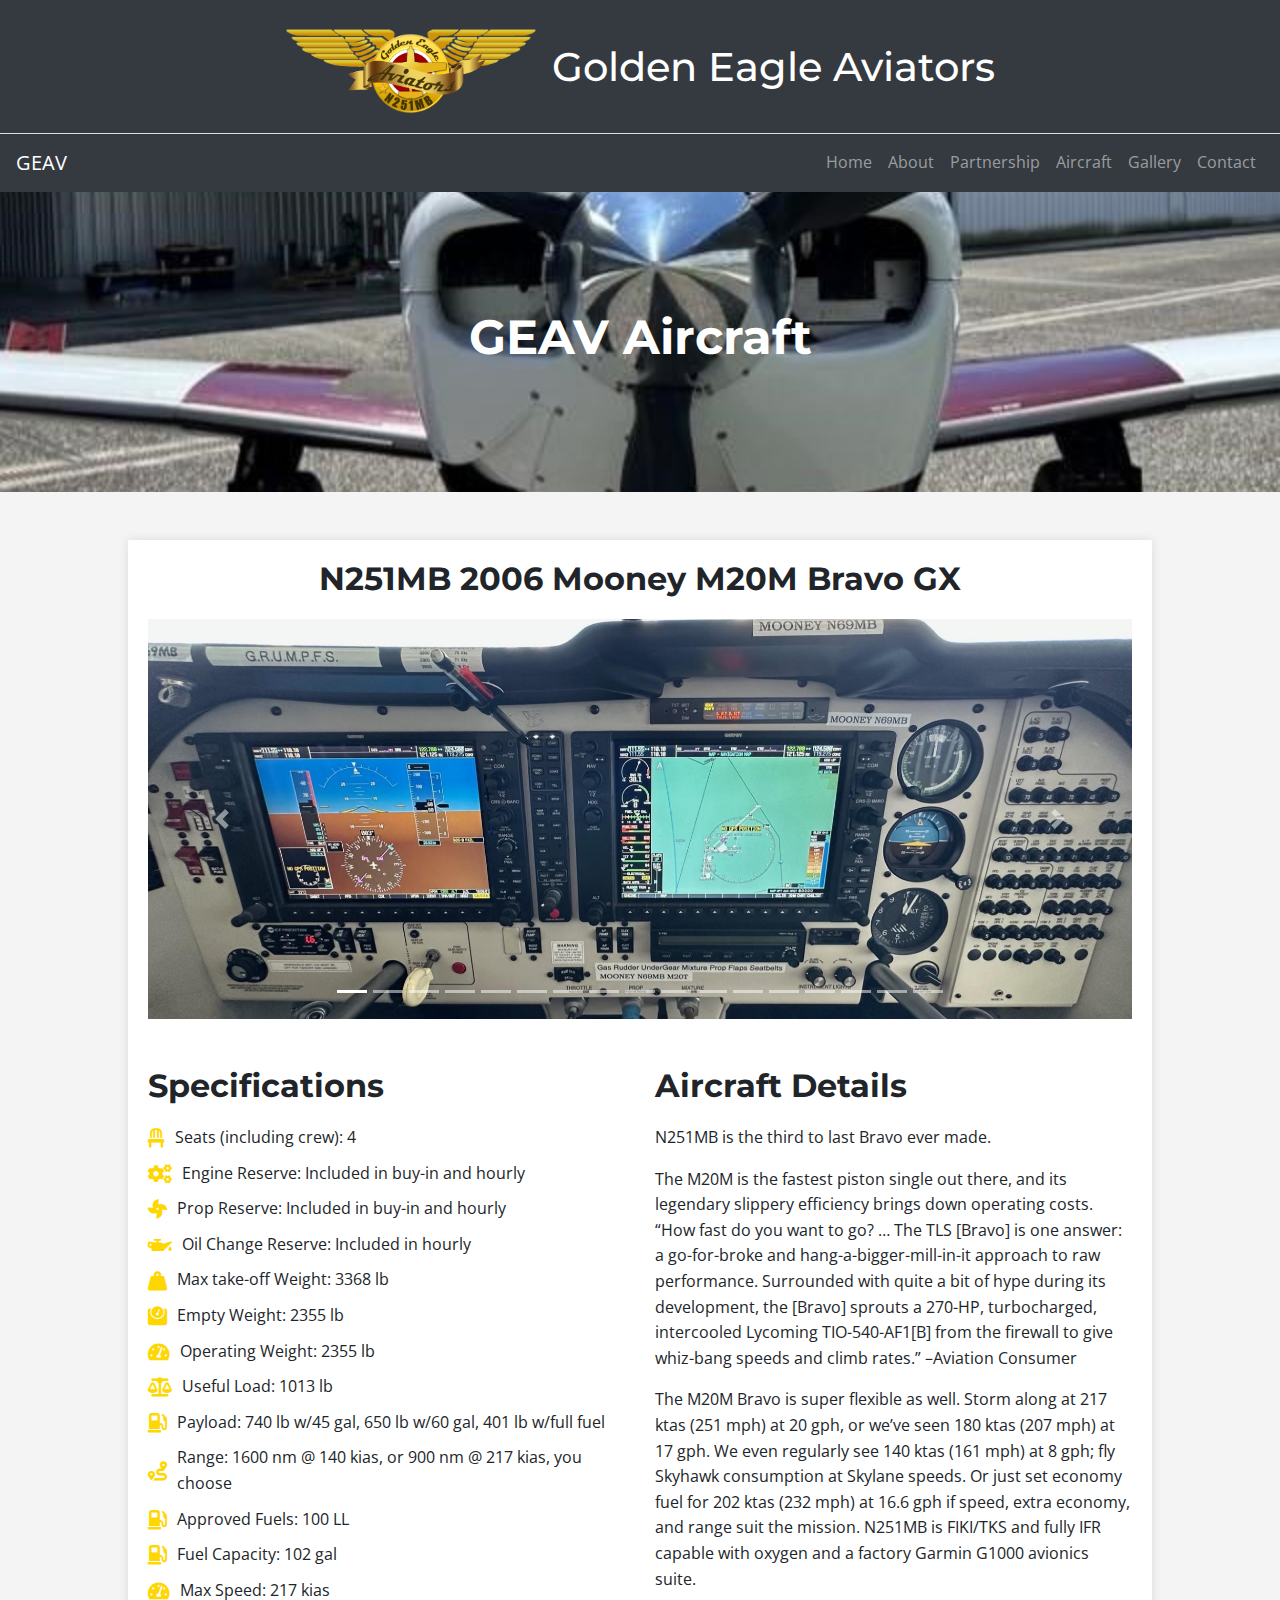
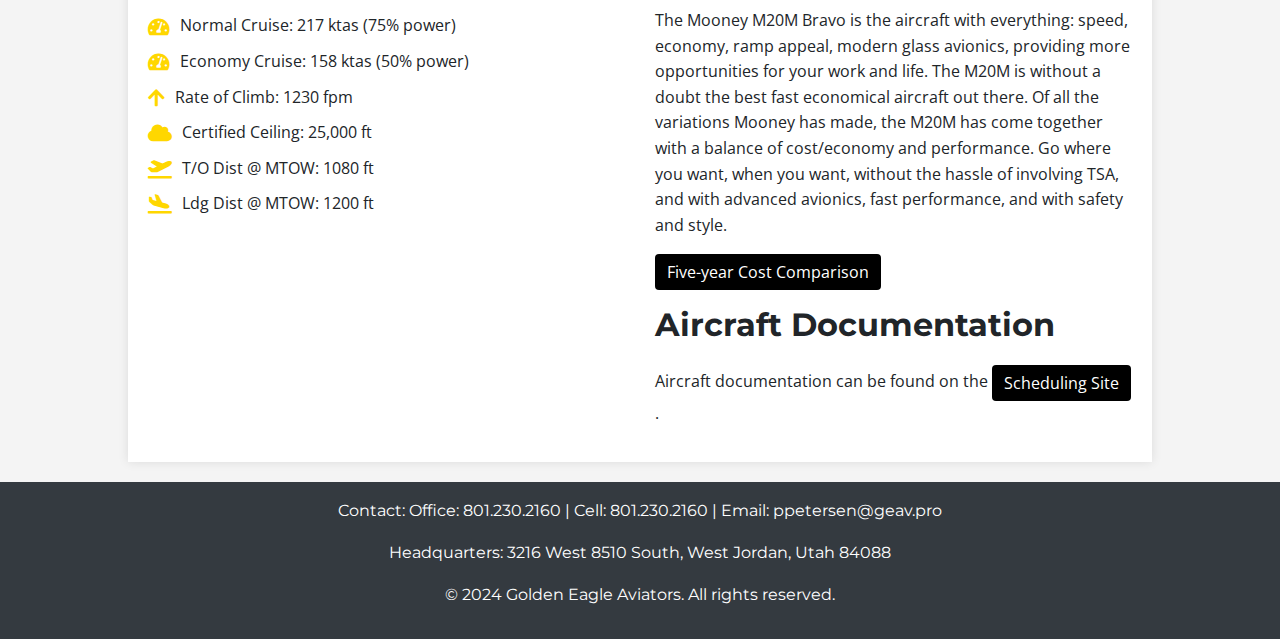
<file: aircraft.html>
<!DOCTYPE html>
<html lang="en">
<head>
    <meta charset="UTF-8">
    <meta name="viewport" content="width=device-width, initial-scale=1.0">
    <title>GEAV Aircraft</title>
    <link rel="icon" href="images/favicon.ico" type="image/x-icon">
    <link rel="stylesheet" href="https://maxcdn.bootstrapcdn.com/bootstrap/4.5.2/css/bootstrap.min.css">
    <link href="https://fonts.googleapis.com/css2?family=Montserrat:wght@400;500;700&family=Open+Sans:wght@300;400;600&display=swap" rel="stylesheet">
    <link rel="stylesheet" href="css/style.css">
    <link rel="stylesheet" href="https://cdnjs.cloudflare.com/ajax/libs/font-awesome/5.15.3/css/all.min.css">
    <style>
        .aircraft-header {
            background: url('images/N251MB-prop.jpg') no-repeat center center/cover;
            height: 300px;
            color: white;
            display: flex;
            align-items: center;
            justify-content: center;
            text-align: center;
        }

        .aircraft-header h2 {
            font-size: 3em;
            font-weight: bold;
        }

        .section-title {
            font-size: 2em;
            font-weight: bold;
            margin-bottom: 20px;
        }

        .icon-list li {
            display: flex;
            align-items: center;
            margin-bottom: 10px;
        }

        .icon-list li i {
            font-size: 1.2em;
            margin-right: 10px;
            color: gold;
        }

        .btn-primary {
            background-color: black;
            border: none;
        }

        .btn-primary:hover {
            background-color: gold;
            color: black;
        }

        .carousel-inner img {
            width: 100%;
            height: 400px; /* Adjust the height to make the images smaller */
            object-fit: cover;
        }
    </style>
</head>
<body>
    <header class="bg-dark text-white text-center p-3">
        <div class="d-flex align-items-center justify-content-center">
            <img src="images/GEAVlogo2b.png" alt="GEAV Logo" class="logo mr-3">
            <h1 class="mb-0">Golden Eagle Aviators</h1>
        </div>
    </header>

    <nav class="navbar navbar-expand-lg navbar-dark bg-dark">
        <a class="navbar-brand" href="index.html">GEAV</a>
        <button class="navbar-toggler" type="button" data-toggle="collapse" data-target="#navbarNav" aria-controls="navbarNav" aria-expanded="false" aria-label="Toggle navigation">
            <span class="navbar-toggler-icon"></span>
        </button>
        <div class="collapse navbar-collapse" id="navbarNav">
            <ul class="navbar-nav ml-auto">
                <li class="nav-item"><a class="nav-link" href="index.html">Home</a></li>
                <li class="nav-item"><a class="nav-link" href="about.html">About</a></li>
                <li class="nav-item"><a class="nav-link" href="partnership.html">Partnership</a></li>
                <li class="nav-item"><a class="nav-link" href="aircraft.html">Aircraft</a></li>
                <li class="nav-item"><a class="nav-link" href="gallery.html">Gallery</a></li>
                <li class="nav-item"><a class="nav-link" href="contact.html">Contact</a></li>
            </ul>
        </div>
    </nav>

    <div class="aircraft-header">
        <h2>GEAV Aircraft</h2>
    </div>

    <div class="container mt-5">
        <section class="info-section">
            <h3 class="section-title text-center">N251MB 2006 Mooney M20M Bravo GX</h3>
            <div id="aircraftCarousel" class="carousel slide mb-5" data-ride="carousel">
                <ol class="carousel-indicators">
                    <li data-target="#aircraftCarousel" data-slide-to="0" class="active"></li>
                    <li data-target="#aircraftCarousel" data-slide-to="1"></li>
                    <li data-target="#aircraftCarousel" data-slide-to="2"></li>
                    <li data-target="#aircraftCarousel" data-slide-to="3"></li>
                    <li data-target="#aircraftCarousel" data-slide-to="4"></li>
                    <li data-target="#aircraftCarousel" data-slide-to="5"></li>
                    <li data-target="#aircraftCarousel" data-slide-to="6"></li>
                    <li data-target="#aircraftCarousel" data-slide-to="7"></li>
                    <li data-target="#aircraftCarousel" data-slide-to="8"></li>
                    <li data-target="#aircraftCarousel" data-slide-to="9"></li>
                    <li data-target="#aircraftCarousel" data-slide-to="10"></li>
                    <li data-target="#aircraftCarousel" data-slide-to="11"></li>
                    <li data-target="#aircraftCarousel" data-slide-to="12"></li>
                    <li data-target="#aircraftCarousel" data-slide-to="13"></li>
                    <li data-target="#aircraftCarousel" data-slide-to="14"></li>
                    <li data-target="#aircraftCarousel" data-slide-to="15"></li>
                    <li data-target="#aircraftCarousel" data-slide-to="16"></li>
                </ol>
                <div class="carousel-inner">
                    <div class="carousel-item active">
                        <img src="images/N251MB-panel.jpg" class="d-block w-100" alt="N251MB Panel">
                    </div>
                    <div class="carousel-item">
                        <img src="images/N251MB-sbrake.jpg" class="d-block w-100" alt="N251MB Speed Brake">
                    </div>
                    <div class="carousel-item">
                        <img src="images/N251MB-leftback.jpg" class="d-block w-100" alt="N251MB Left Back">
                    </div>
                    <div class="carousel-item">
                        <img src="images/N69MB-right.jpg" class="d-block w-100" alt="N69MB Right">
                    </div>
                    <div class="carousel-item">
                        <img src="images/N69MB-rightback.jpg" class="d-block w-100" alt="N69MB Right Back">
                    </div>
                    <div class="carousel-item">
                        <img src="images/N69MB-rightfront.jpg" class="d-block w-100" alt="N69MB Right Front">
                    </div>
                    <div class="carousel-item">
                        <img src="images/N131US-right.jpg" class="d-block w-100" alt="N131US Right">
                    </div>
                    <div class="carousel-item">
                        <img src="images/N69MB-backseats.jpg" class="d-block w-100" alt="N69MB Back Seats">
                    </div>
                    <div class="carousel-item">
                        <img src="images/N69MB-baggagedoor.jpg" class="d-block w-100" alt="N69MB Baggage Door">
                    </div>
                    <div class="carousel-item">
                        <img src="images/N69MB-ceiling.jpg" class="d-block w-100" alt="N69MB Ceiling">
                    </div>
                    <div class="carousel-item">
                        <img src="images/N69MB-deicewindshield.jpg" class="d-block w-100" alt="N69MB De-Ice Windshield">
                    </div>
                    <div class="carousel-item">
                        <img src="images/N69MB-engine902.jpg" class="d-block w-100" alt="N69MB Engine 902">
                    </div>
                    <div class="carousel-item">
                        <img src="images/N69MB-frontseats.jpg" class="d-block w-100" alt="N69MB Front Seats">
                    </div>
                    <div class="carousel-item">
                        <img src="images/N69MB-leftwing.jpg" class="d-block w-100" alt="N69MB Left Wing">
                    </div>
                    <div class="carousel-item">
                        <img src="images/N69MB-PFD.jpg" class="d-block w-100" alt="N69MB PFD">
                    </div>
                    <div class="carousel-item">
                        <img src="images/N69MB-MFD.jpg" class="d-block w-100" alt="N69MB MFD">
                    </div>
                </div>
                <a class="carousel-control-prev" href="#aircraftCarousel" role="button" data-slide="prev">
                    <span class="carousel-control-prev-icon" aria-hidden="true"></span>
                    <span class="sr-only">Previous</span>
                </a>
                <a class="carousel-control-next" href="#aircraftCarousel" role="button" data-slide="next">
                    <span class="carousel-control-next-icon" aria-hidden="true"></span>
                    <span class="sr-only">Next</span>
                </a>
            </div>

            <div class="row">
                <div class="col-md-6">
                    <h4 class="section-title">Specifications</h4>
                    <ul class="list-unstyled icon-list">
                        <li><i class="fas fa-chair"></i> Seats (including crew): 4</li>
                        <li><i class="fas fa-cogs"></i> Engine Reserve: Included in buy-in and hourly</li>
                        <li><i class="fas fa-fan"></i> Prop Reserve: Included in buy-in and hourly</li>
                        <li><i class="fas fa-oil-can"></i> Oil Change Reserve: Included in hourly</li>
                        <li><i class="fas fa-weight-hanging"></i> Max take-off Weight: 3368 lb</li>
                        <li><i class="fas fa-weight"></i> Empty Weight: 2355 lb</li>
                        <li><i class="fas fa-tachometer-alt"></i> Operating Weight: 2355 lb</li>
                        <li><i class="fas fa-balance-scale"></i> Useful Load: 1013 lb</li>
                        <li><i class="fas fa-gas-pump"></i> Payload: 740 lb w/45 gal, 650 lb w/60 gal, 401 lb w/full fuel</li>
                        <li><i class="fas fa-route"></i> Range: 1600 nm @ 140 kias, or 900 nm @ 217 kias, you choose</li>
                        <li><i class="fas fa-gas-pump"></i> Approved Fuels: 100 LL</li>
                        <li><i class="fas fa-gas-pump"></i> Fuel Capacity: 102 gal</li>
                        <li><i class="fas fa-tachometer-alt"></i> Max Speed: 217 kias</li>
                        <li><i class="fas fa-tachometer-alt"></i> Normal Cruise: 217 ktas (75% power)</li>
                        <li><i class="fas fa-tachometer-alt"></i> Economy Cruise: 158 ktas (50% power)</li>
                        <li><i class="fas fa-arrow-up"></i> Rate of Climb: 1230 fpm</li>
                        <li><i class="fas fa-cloud"></i> Certified Ceiling: 25,000 ft</li>
                        <li><i class="fas fa-plane-departure"></i> T/O Dist @ MTOW: 1080 ft</li>
                        <li><i class="fas fa-plane-arrival"></i> Ldg Dist @ MTOW: 1200 ft</li>
                    </ul>
                </div>
                <div class="col-md-6">
                    <h4 class="section-title">Aircraft Details</h4>
                    <p>N251MB is the third to last Bravo ever made.</p>
					<p>The M20M is the fastest piston single out there, and its legendary slippery efficiency brings down operating costs. “How fast do you want to go? … The TLS [Bravo] is one answer: a go-for-broke and hang-a-bigger-mill-in-it approach to raw performance. Surrounded with quite a bit of hype during its development, the [Bravo] sprouts a 270-HP, turbocharged, intercooled Lycoming TIO-540-AF1[B] from the firewall to give whiz-bang speeds and climb rates.” –Aviation Consumer</p>
					<p>The M20M Bravo is super flexible as well. Storm along at 217 ktas (251 mph) at 20 gph, or we’ve seen 180 ktas (207 mph) at 17 gph. We even regularly see 140 ktas (161 mph) at 8 gph; fly Skyhawk consumption at Skylane speeds. Or just set economy fuel for 202 ktas (232 mph) at 16.6 gph if speed, extra economy, and range suit the mission. N251MB is FIKI/TKS and fully IFR capable with oxygen and a factory Garmin G1000 avionics suite.</p>
					<p>The Mooney M20M Bravo is the aircraft with everything: speed, economy, ramp appeal, modern glass avionics, providing more opportunities for your work and life. The M20M is without a doubt the best fast economical aircraft out there. Of all the variations Mooney has made, the M20M has come together with a balance of cost/economy and performance. Go where you want, when you want, without the hassle of involving TSA, and with advanced avionics, fast performance, and with safety and style.</p>
                    <p><a href="cost.html" class="btn btn-primary btn-doc">Five-year Cost Comparison</a></p>
					
                    <h4 class="section-title">Aircraft Documentation</h4>
                    <p>Aircraft documentation can be found on the <a href="https://aircraftclubs.com" class="btn btn-primary btn-doc">Scheduling Site</a>.</p>
                </div>
            </div>
        </section>
    </div>

    <footer class="bg-dark text-white text-center p-3">
        <p>Contact: Office: 801.230.2160 | Cell: 801.230.2160 | Email: <a href="mailto:ppetersen@geav.pro" class="text-white">ppetersen@geav.pro</a></p>
        <p>Headquarters: 3216 West 8510 South, West Jordan, Utah 84088</p>
        <p>&copy; 2024 Golden Eagle Aviators. All rights reserved.</p>
    </footer>

    <script src="https://code.jquery.com/jquery-3.5.1.min.js"></script>
    <script src="https://cdn.jsdelivr.net/npm/@popperjs/core@2.9.2/dist/umd/popper.min.js"></script>
    <script src="https://maxcdn.bootstrapcdn.com/bootstrap/4.5.2/js/bootstrap.min.js"></script>
</body>
</html>
</file>
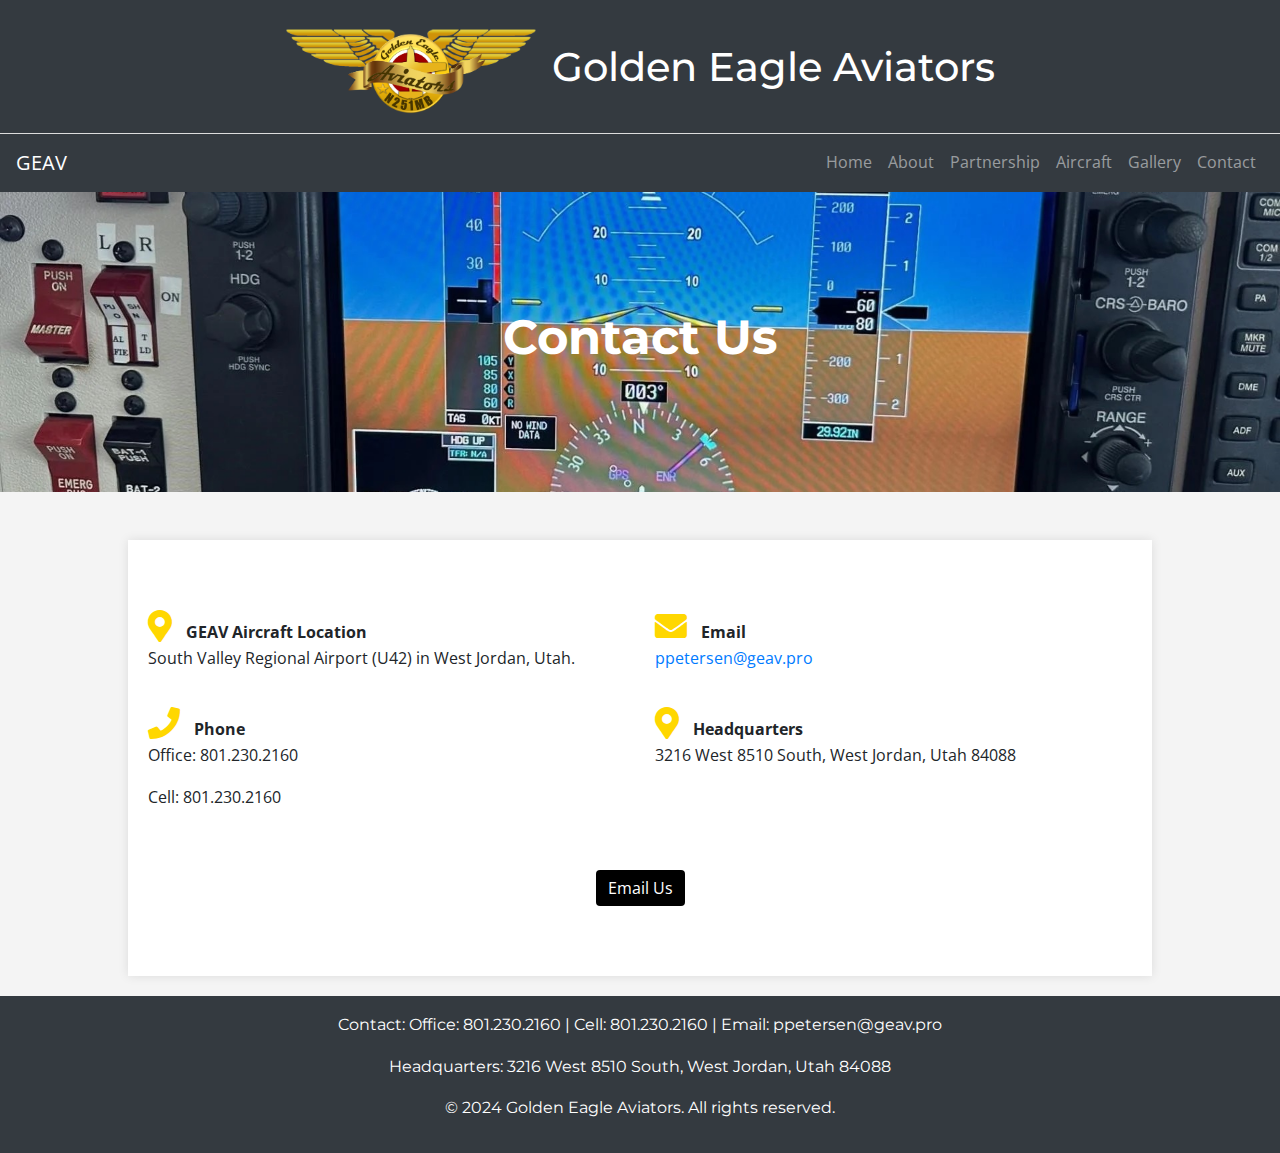
<file: contact.html>
<!DOCTYPE html>
<html lang="en">
<head>
    <meta charset="UTF-8">
    <meta name="viewport" content="width=device-width, initial-scale=1.0">
    <title>Contact GEAV</title>
    <link rel="icon" href="images/favicon.ico" type="image/x-icon">
    <link rel="stylesheet" href="https://maxcdn.bootstrapcdn.com/bootstrap/4.5.2/css/bootstrap.min.css">
    <link href="https://fonts.googleapis.com/css2?family=Montserrat:wght@400;500;700&family=Open+Sans:wght@300;400;600&display=swap" rel="stylesheet">
    <link rel="stylesheet" href="css/style.css">
    <link rel="stylesheet" href="https://cdnjs.cloudflare.com/ajax/libs/font-awesome/5.15.3/css/all.min.css">
    <style>
        .contact-header {
            background: url('images/N69MB-PFD.jpg') no-repeat center center/cover;
            height: 300px;
            color: white;
            display: flex;
            align-items: center;
            justify-content: center;
            text-align: center;
        }

        .contact-header h2 {
            font-size: 3em;
            font-weight: bold;
        }

        .contact-section {
            padding: 50px 0;
        }

        .contact-section .icon {
            font-size: 2em;
            color: gold;
            margin-right: 10px;
        }

        .contact-info {
            margin-bottom: 20px;
        }

        .btn-primary {
            background-color: black;
            border: none;
        }

        .btn-primary:hover {
            background-color: gold;
            color: black;
        }
    </style>
</head>
<body>
    <header class="bg-dark text-white text-center p-3">
        <div class="d-flex align-items-center justify-content-center">
            <img src="images/GEAVlogo2b.png" alt="GEAV Logo" class="logo mr-3">
            <h1 class="mb-0">Golden Eagle Aviators</h1>
        </div>
    </header>

    <nav class="navbar navbar-expand-lg navbar-dark bg-dark">
        <a class="navbar-brand" href="index.html">GEAV</a>
        <button class="navbar-toggler" type="button" data-toggle="collapse" data-target="#navbarNav" aria-controls="navbarNav" aria-expanded="false" aria-label="Toggle navigation">
            <span class="navbar-toggler-icon"></span>
        </button>
        <div class="collapse navbar-collapse" id="navbarNav">
            <ul class="navbar-nav ml-auto">
                <li class="nav-item"><a class="nav-link" href="index.html">Home</a></li>
                <li class="nav-item"><a class="nav-link" href="about.html">About</a></li>
                <li class="nav-item"><a class="nav-link" href="partnership.html">Partnership</a></li>
                <li class="nav-item"><a class="nav-link" href="aircraft.html">Aircraft</a></li>
                <li class="nav-item"><a class="nav-link" href="gallery.html">Gallery</a></li>
                <li class="nav-item"><a class="nav-link" href="contact.html">Contact</a></li>
            </ul>
        </div>
    </nav>

    <div class="contact-header">
        <h2>Contact Us</h2>
    </div>

    <div class="container mt-5">
        <section class="contact-section">
            <div class="row">
                <div class="col-md-6 contact-info">
                    <i class="fas fa-map-marker-alt icon"></i>
                    <strong>GEAV Aircraft Location</strong>
                    <p>South Valley Regional Airport (U42) in West Jordan, Utah.</p>
                </div>
                <div class="col-md-6 contact-info">
                    <i class="fas fa-envelope icon"></i>
                    <strong>Email</strong>
                    <p><a href="mailto:ppetersen@geav.pro">ppetersen@geav.pro</a></p>
                </div>
                <div class="col-md-6 contact-info">
                    <i class="fas fa-phone icon"></i>
                    <strong>Phone</strong>
                    <p>Office: 801.230.2160</p>
                    <p>Cell: 801.230.2160</p>
                </div>
                <div class="col-md-6 contact-info">
                    <i class="fas fa-map-marker-alt icon"></i>
                    <strong>Headquarters</strong>
                    <p>3216 West 8510 South, West Jordan, Utah 84088</p>
                </div>
            </div>
            <div class="text-center mt-4">
                <a href="mailto:ppetersen@geav.pro" class="btn btn-primary">Email Us</a>
            </div>
        </section>
    </div>

    <footer class="bg-dark text-white text-center p-3">
        <p>Contact: Office: 801.230.2160 | Cell: 801.230.2160 | Email: <a href="mailto:ppetersen@geav.pro" class="text-white">ppetersen@geav.pro</a></p>
        <p>Headquarters: 3216 West 8510 South, West Jordan, Utah 84088</p>
        <p>&copy; 2024 Golden Eagle Aviators. All rights reserved.</p>
    </footer>

    <script src="https://code.jquery.com/jquery-3.5.1.min.js"></script>
    <script src="https://cdn.jsdelivr.net/npm/@popperjs/core@2.9.2/dist/umd/popper.min.js"></script>
    <script src="https://maxcdn.bootstrapcdn.com/bootstrap/4.5.2/js/bootstrap.min.js"></script>
</body>
</html>
</file>
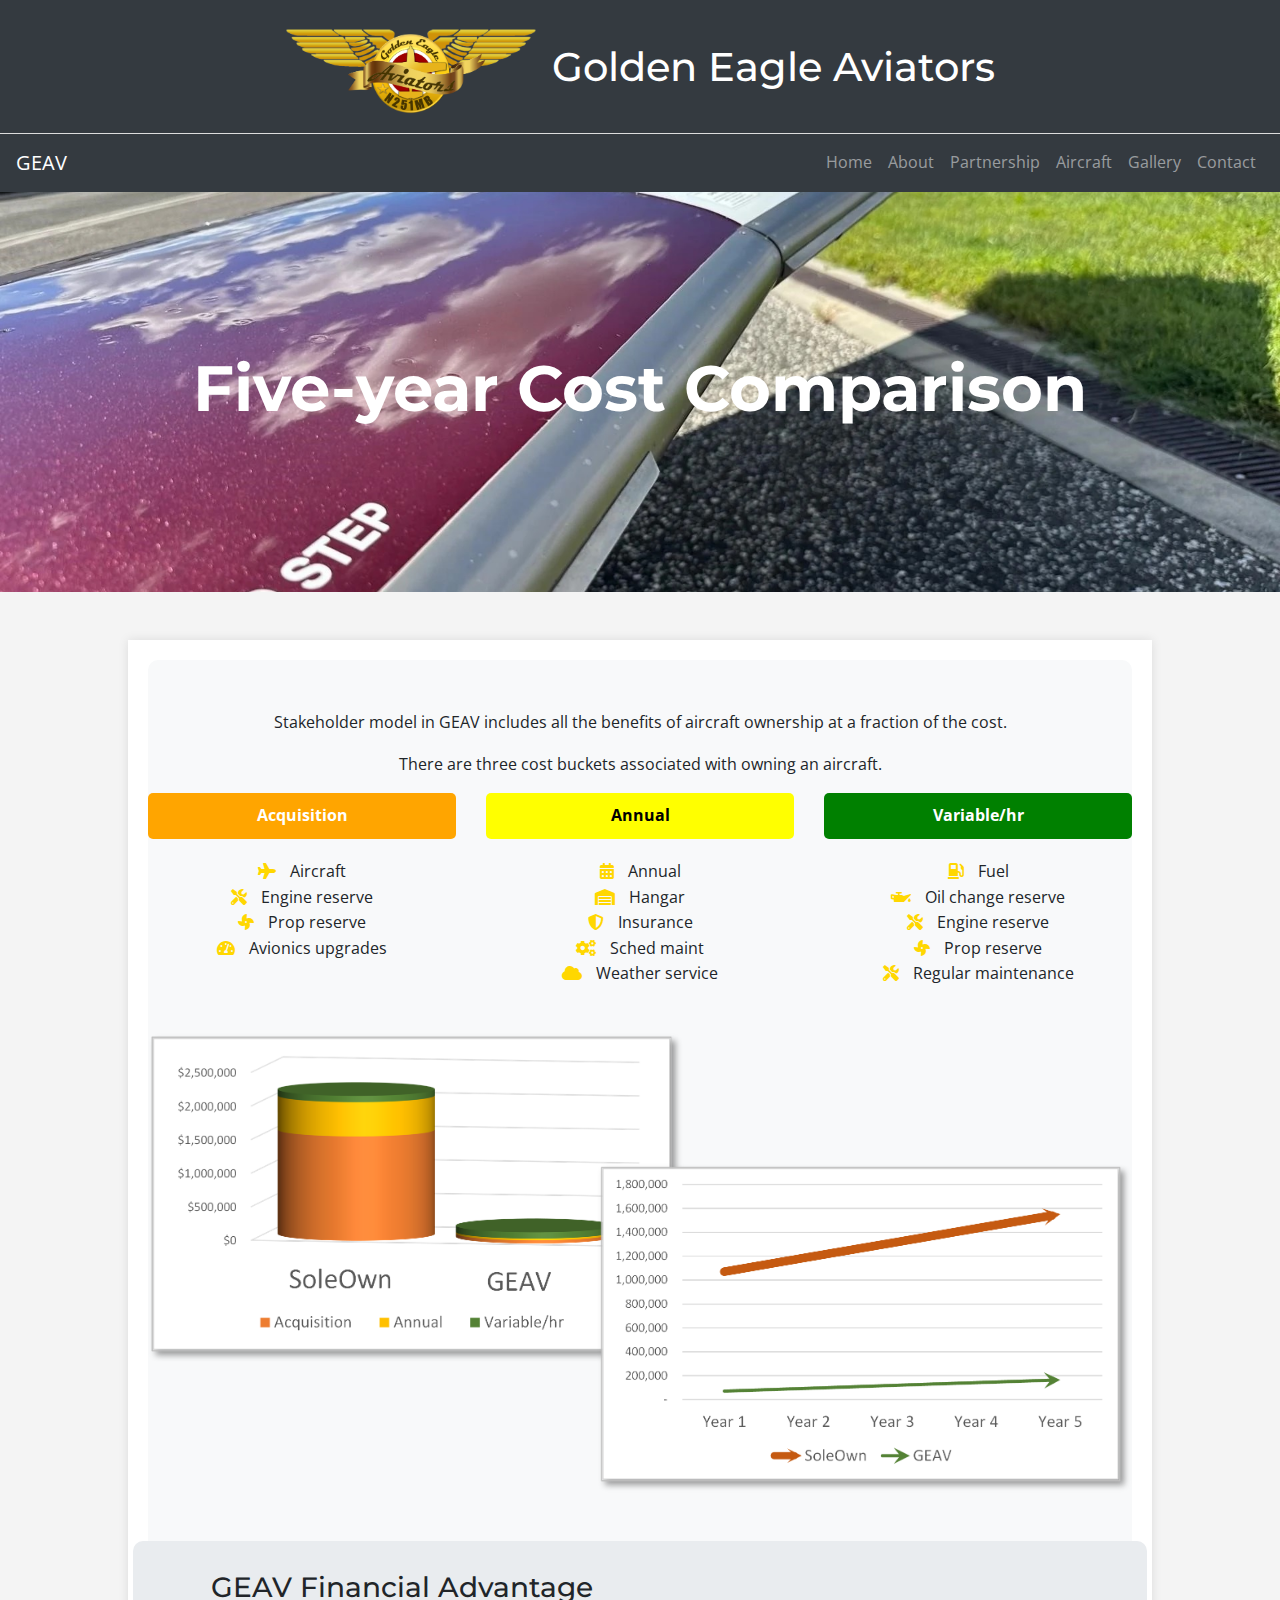
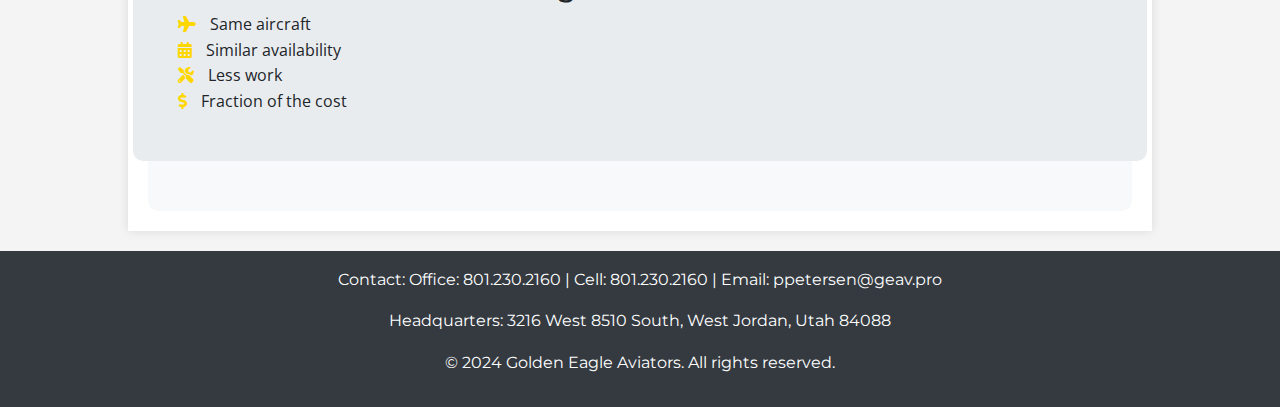
<file: cost.html>
<!DOCTYPE html>
<html lang="en">
<head>
    <meta charset="UTF-8">
    <meta name="viewport" content="width=device-width, initial-scale=1.0">
    <title>GEAV Five-year Cost Comparison</title>
    <link rel="icon" href="images/favicon.ico" type="image/x-icon">
    <link rel="stylesheet" href="https://maxcdn.bootstrapcdn.com/bootstrap/4.5.2/css/bootstrap.min.css">
    <link href="https://fonts.googleapis.com/css2?family=Montserrat:wght@400;500;700&family=Open+Sans:wght@300;400;600&family=Pacifico&display=swap" rel="stylesheet">
    <link rel="stylesheet" href="css/style.css">
    <link rel="stylesheet" href="https://cdnjs.cloudflare.com/ajax/libs/font-awesome/5.15.3/css/all.min.css">
    <style>
        .header {
            background: url('images/N69MB-leftwing.jpg') no-repeat center center/cover;
            height: 400px;
            color: white;
            display: flex;
            flex-direction: column;
            align-items: center;
            justify-content: center;
            text-align: center;
        }

        .header h1 {
            font-size: 4em;
            font-weight: bold;
        }

        .header p {
            font-size: 1.5em;
            margin-top: 20px;
        }

        .section-title {
            font-size: 2.5em;
            font-weight: bold;
            margin-bottom: 20px;
        }

        .comparison-section {
            padding: 50px 0;
            background-color: #f8f9fa;
            border-radius: 10px;
        }

        .comparison-table {
            margin-bottom: 30px;
        }

        .btn-primary {
            background-color: black;
            border: none;
        }

        .btn-primary:hover {
            background-color: gold;
            color: black;
        }

        .list-unstyled i {
            color: gold;
            margin-right: 10px;
        }

        .comparison-table img {
            width: 100%;
            max-width: 600px;
            margin: auto;
            display: block;
        }

        .financial-advantage {
            background-color: #e9ecef;
            padding: 30px;
            border-radius: 10px;
            margin-top: 30px;
        }

        .financial-advantage ul {
            text-align: left;
        }

        .header-box {
            padding: 10px;
            border-radius: 5px;
            color: white;
            font-weight: bold;
            margin-bottom: 20px;
        }

        .acquisition-header {
            background-color: orange;
        }

        .annual-header {
            background-color: yellow;
            color: black;
        }

        .variable-header {
            background-color: green;
        }
    </style>
</head>
<body>
    <header class="bg-dark text-white text-center p-3">
        <div class="d-flex align-items-center justify-content-center">
            <img src="images/GEAVlogo2b.png" alt="GEAV Logo" class="logo mr-3">
            <h1 class="mb-0">Golden Eagle Aviators</h1>
        </div>
    </header>

    <nav class="navbar navbar-expand-lg navbar-dark bg-dark">
        <a class="navbar-brand" href="index.html">GEAV</a>
        <button class="navbar-toggler" type="button" data-toggle="collapse" data-target="#navbarNav" aria-controls="navbarNav" aria-expanded="false" aria-label="Toggle navigation">
            <span class="navbar-toggler-icon"></span>
        </button>
        <div class="collapse navbar-collapse" id="navbarNav">
            <ul class="navbar-nav ml-auto">
                <li class="nav-item"><a class="nav-link" href="index.html">Home</a></li>
                <li class="nav-item"><a class="nav-link" href="about.html">About</a></li>
                <li class="nav-item"><a class="nav-link" href="partnership.html">Partnership</a></li>
                <li class="nav-item"><a class="nav-link" href="aircraft.html">Aircraft</a></li>
                <li class="nav-item"><a class="nav-link" href="gallery.html">Gallery</a></li>
                <li class="nav-item"><a class="nav-link" href="contact.html">Contact</a></li>
            </ul>
        </div>
    </nav>

    <div class="header">
        <h1>Five-year Cost Comparison</h1>
    </div>

    <div class="container mt-5">
        <section class="comparison-section text-center">
            <p>Stakeholder model in GEAV includes all the benefits of aircraft ownership at a fraction of the cost.</p>
			<p>There are three cost buckets associated with owning an aircraft.</p>
            <div class="row comparison-table">
                <div class="col-md-4">
                    <div class="header-box acquisition-header">Acquisition</div>
                    <ul class="list-unstyled">
                        <li><i class="fas fa-plane"></i> Aircraft</li>
                        <li><i class="fas fa-tools"></i> Engine reserve</li>
                        <li><i class="fas fa-fan"></i> Prop reserve</li>
                        <li><i class="fas fa-tachometer-alt"></i> Avionics upgrades</li>
                    </ul>
                </div>
                <div class="col-md-4">
                    <div class="header-box annual-header">Annual</div>
                    <ul class="list-unstyled">
                        <li><i class="fas fa-calendar-alt"></i> Annual</li>
                        <li><i class="fas fa-warehouse"></i> Hangar</li>
                        <li><i class="fas fa-shield-alt"></i> Insurance</li>
                        <li><i class="fas fa-cogs"></i> Sched maint</li>
                        <li><i class="fas fa-cloud"></i> Weather service</li>
                    </ul>
                </div>
                <div class="col-md-4">
                    <div class="header-box variable-header">Variable/hr</div>
                    <ul class="list-unstyled">
                        <li><i class="fas fa-gas-pump"></i> Fuel</li>
                        <li><i class="fas fa-oil-can"></i> Oil change reserve</li>
                        <li><i class="fas fa-tools"></i> Engine reserve</li>
                        <li><i class="fas fa-fan"></i> Prop reserve</li>
                        <li><i class="fas fa-tools"></i> Regular maintenance</li>
                    </ul>
                </div>
            </div>
            <img src="images/FiveYearCostComparison.png" alt="Five Year Cost Comparison Chart" class="img-fluid">
            <div class="row mt-5 financial-advantage">
                <div class="col-md-6">
                    <h3>GEAV Financial Advantage</h3>
                    <ul class="list-unstyled">
                        <li><i class="fas fa-plane"></i> Same aircraft</li>
                        <li><i class="fas fa-calendar-alt"></i> Similar availability</li>
                        <li><i class="fas fa-tools"></i> Less work</li>
                        <li><i class="fas fa-dollar-sign"></i> Fraction of the cost</li>
                    </ul>
                </div>
            </div>
        </section>
    </div>

    <footer class="bg-dark text-white text-center p-3">
        <p>Contact: Office: 801.230.2160 | Cell: 801.230.2160 | Email: <a href="mailto:ppetersen@geav.pro" class="text-white">ppetersen@geav.pro</a></p>
        <p>Headquarters: 3216 West 8510 South, West Jordan, Utah 84088</p>
        <p>&copy; 2024 Golden Eagle Aviators. All rights reserved.</p>
    </footer>

    <script src="https://code.jquery.com/jquery-3.5.1.min.js"></script>
    <script src="https://cdn.jsdelivr.net/npm/@popperjs/core@2.9.2/dist/umd/popper.min.js"></script>
    <script src="https://maxcdn.com/bootstrap/4.5.2/js/bootstrap.min.js"></script>
</body>
</html>
</file>
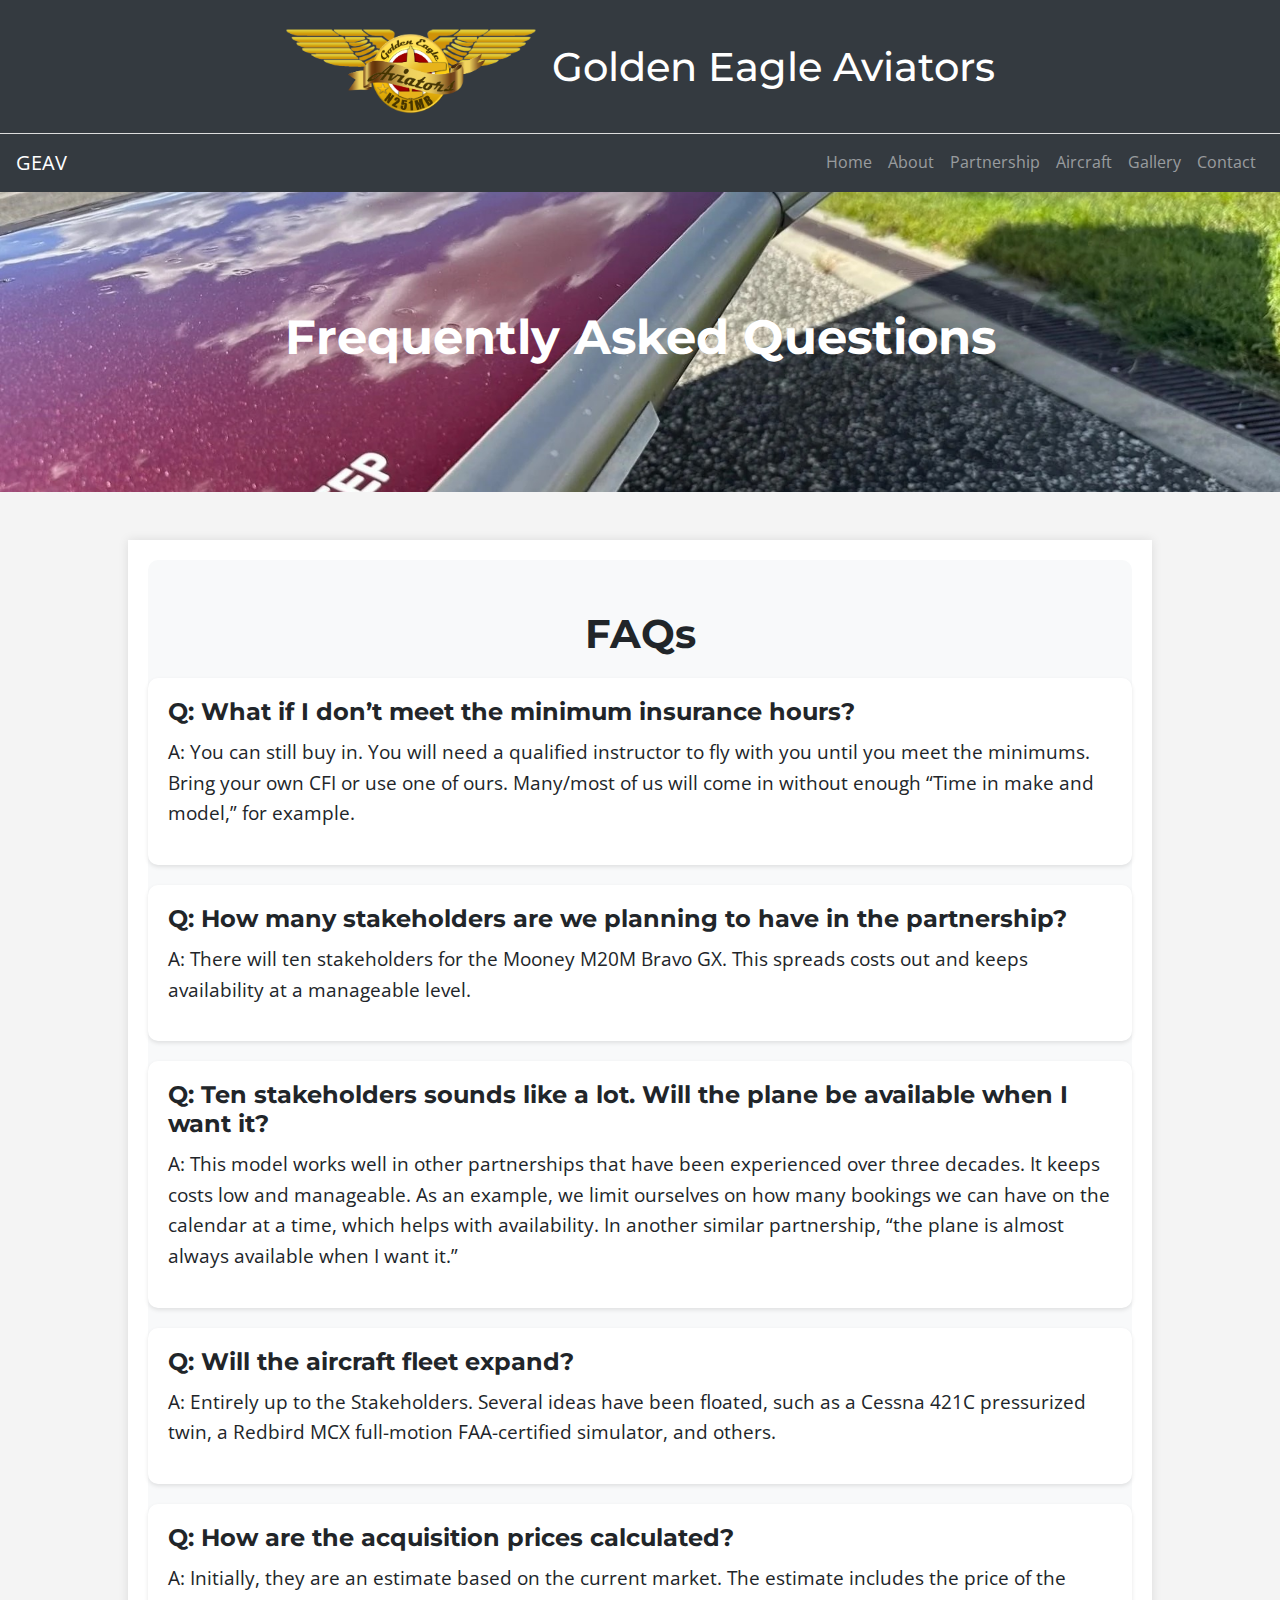
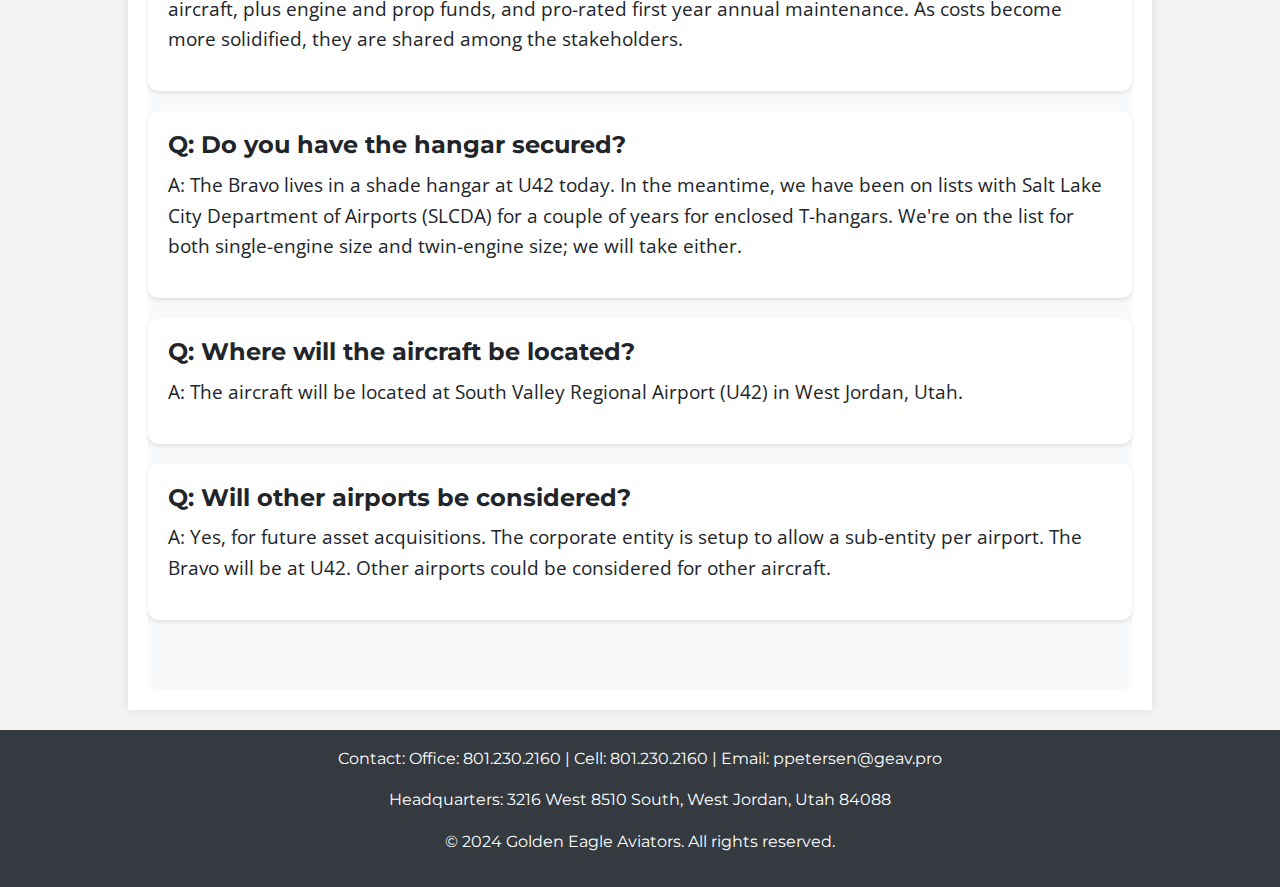
<file: FAQ.html>
<!DOCTYPE html>
<html lang="en">
<head>
    <meta charset="UTF-8">
    <meta name="viewport" content="width=device-width, initial-scale=1.0">
    <title>GEAV FAQ</title>
    <link rel="icon" href="images/favicon.ico" type="image/x-icon">
    <link rel="stylesheet" href="https://maxcdn.bootstrapcdn.com/bootstrap/4.5.2/css/bootstrap.min.css">
    <link href="https://fonts.googleapis.com/css2?family=Montserrat:wght@400;500;700&family=Open+Sans:wght@300;400;600&display=swap" rel="stylesheet">
    <link rel="stylesheet" href="css/style.css">
    <link rel="stylesheet" href="https://cdnjs.cloudflare.com/ajax/libs/font-awesome/5.15.3/css/all.min.css">
    <style>
        .faq-header {
            background: url('images/N69MB-leftwing.jpg') no-repeat center center/cover;
            height: 300px;
            color: white;
            display: flex;
            align-items: center;
            justify-content: center;
            text-align: center;
        }

        .faq-header h2 {
            font-size: 3em;
            font-weight: bold;
        }

        .section-title {
            font-size: 2.5em;
            font-weight: bold;
            margin-bottom: 20px;
            text-align: center;
        }

        .faq-section {
            padding: 50px 0;
            background-color: #f8f9fa;
            border-radius: 10px;
        }

        .faq-item {
            background: white;
            padding: 20px;
            border-radius: 10px;
            margin-bottom: 20px;
            box-shadow: 0 2px 4px rgba(0, 0, 0, 0.1);
        }

        .faq-item h4 {
            font-size: 1.5em;
            font-weight: bold;
        }

        .faq-item p {
            font-size: 1.2em;
            margin-top: 10px;
        }
    </style>
</head>
<body>
    <header class="bg-dark text-white text-center p-3">
        <div class="d-flex align-items-center justify-content-center">
            <img src="images/GEAVlogo2b.png" alt="GEAV Logo" class="logo mr-3">
            <h1 class="mb-0">Golden Eagle Aviators</h1>
        </div>
    </header>

    <nav class="navbar navbar-expand-lg navbar-dark bg-dark">
        <a class="navbar-brand" href="index.html">GEAV</a>
        <button class="navbar-toggler" type="button" data-toggle="collapse" data-target="#navbarNav" aria-controls="navbarNav" aria-expanded="false" aria-label="Toggle navigation">
            <span class="navbar-toggler-icon"></span>
        </button>
        <div class="collapse navbar-collapse" id="navbarNav">
            <ul class="navbar-nav ml-auto">
                <li class="nav-item"><a class="nav-link" href="index.html">Home</a></li>
                <li class="nav-item"><a class="nav-link" href="about.html">About</a></li>
                <li class="nav-item"><a class="nav-link" href="partnership.html">Partnership</a></li>
                <li class="nav-item"><a class="nav-link" href="aircraft.html">Aircraft</a></li>
                <li class="nav-item"><a class="nav-link" href="gallery.html">Gallery</a></li>
                <li class="nav-item"><a class="nav-link" href="contact.html">Contact</a></li>
            </ul>
        </div>
    </nav>

    <div class="faq-header">
        <h2>Frequently Asked Questions</h2>
    </div>

    <div class="container mt-5">
        <section class="faq-section">
            <h2 class="section-title">FAQs</h2>
            <div class="faq-item">
                <h4>Q: What if I don’t meet the minimum insurance hours?</h4>
                <p>A: You can still buy in. You will need a qualified instructor to fly with you until you meet the minimums. Bring your own CFI or use one of ours. Many/most of us will come in without enough “Time in make and model,” for example.</p>
            </div>
            <div class="faq-item">
                <h4>Q: How many stakeholders are we planning to have in the partnership?</h4>
                <p>A: There will ten stakeholders for the Mooney M20M Bravo GX. This spreads costs out and keeps availability at a manageable level.</p>
            </div>
            <div class="faq-item">
                <h4>Q: Ten stakeholders sounds like a lot. Will the plane be available when I want it?</h4>
                <p>A: This model works well in other partnerships that have been experienced over three decades. It keeps costs low and manageable. As an example, we limit ourselves on how many bookings we can have on the calendar at a time, which helps with availability. In another similar partnership, “the plane is almost always available when I want it.”</p>
            </div>
            <div class="faq-item">
                <h4>Q: Will the aircraft fleet expand?</h4>
                <p>A: Entirely up to the Stakeholders. Several ideas have been floated, such as a Cessna 421C pressurized twin, a Redbird MCX full-motion FAA-certified simulator, and others.</p>
            </div>
            <div class="faq-item">
                <h4>Q: How are the acquisition prices calculated?</h4>
                <p>A: Initially, they are an estimate based on the current market. The estimate includes the price of the aircraft, plus engine and prop funds, and pro-rated first year annual maintenance. As costs become more solidified, they are shared among the stakeholders.</p>
            </div>
            <div class="faq-item">
                <h4>Q: Do you have the hangar secured?</h4>
                <p>A: The Bravo lives in a shade hangar at U42 today. In the meantime, we have been on lists with Salt Lake City Department of Airports (SLCDA) for a couple of years for enclosed T-hangars. We're on the list for both single-engine size and twin-engine size; we will take either.</p>
            </div>
            <div class="faq-item">
                <h4>Q: Where will the aircraft be located?</h4>
                <p>A: The aircraft will be located at South Valley Regional Airport (U42) in West Jordan, Utah.</p>
            </div>
            <div class="faq-item">
                <h4>Q: Will other airports be considered?</h4>
                <p>A: Yes, for future asset acquisitions. The corporate entity is setup to allow a sub-entity per airport. The Bravo will be at U42. Other airports could be considered for other aircraft.</p>
            </div>
        </section>
    </div>

    <footer class="bg-dark text-white text-center p-3">
        <p>Contact: Office: 801.230.2160 | Cell: 801.230.2160 | Email: <a href="mailto:ppetersen@geav.pro" class="text-white">ppetersen@geav.pro</a></p>
        <p>Headquarters: 3216 West 8510 South, West Jordan, Utah 84088</p>
        <p>&copy; 2024 Golden Eagle Aviators. All rights reserved.</p>
    </footer>

    <script src="https://code.jquery.com/jquery-3.5.1.min.js"></script>
    <script src="https://cdn.jsdelivr.net/npm/@popperjs/core@2.9.2/dist/umd/popper.min.js"></script>
    <script src="https://maxcdn.com/bootstrap/4.5.2/js/bootstrap.min.js"></script>
</body>
</html>
</file>
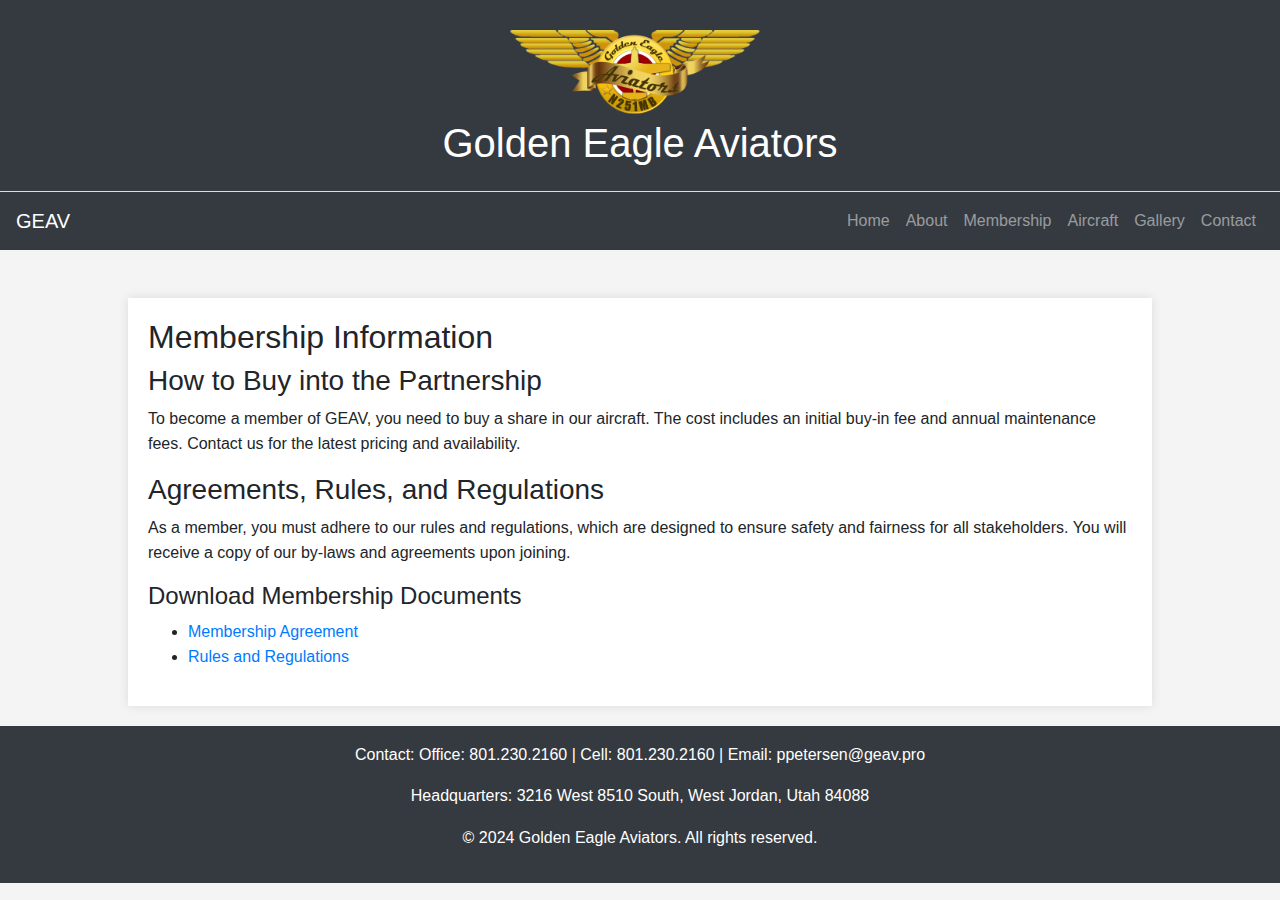
<file: membership.html>
<!DOCTYPE html>
<html lang="en">
<head>
    <meta charset="UTF-8">
    <meta name="viewport" content="width=device-width, initial-scale=1.0">
    <title>Membership Information</title>
    <link rel="stylesheet" href="https://maxcdn.bootstrapcdn.com/bootstrap/4.5.2/css/bootstrap.min.css">
    <link rel="stylesheet" href="css/style.css">
</head>
<body>
    <header class="bg-dark text-white text-center p-3">
        <img src="images/GEAVlogo2bsm.png" alt="GEAV Logo" class="logo">
        <h1>Golden Eagle Aviators</h1>
    </header>

    <nav class="navbar navbar-expand-lg navbar-dark bg-dark">
        <a class="navbar-brand" href="index.html">GEAV</a>
        <button class="navbar-toggler" type="button" data-toggle="collapse" data-target="#navbarNav" aria-controls="navbarNav" aria-expanded="false" aria-label="Toggle navigation">
            <span class="navbar-toggler-icon"></span>
        </button>
        <div class="collapse navbar-collapse" id="navbarNav">
            <ul class="navbar-nav ml-auto">
                <li class="nav-item"><a class="nav-link" href="index.html">Home</a></li>
                <li class="nav-item"><a class="nav-link" href="about.html">About</a></li>
                <li class="nav-item"><a class="nav-link" href="membership.html">Membership</a></li>
                <li class="nav-item"><a class="nav-link" href="aircraft.html">Aircraft</a></li>
                <li class="nav-item"><a class="nav-link" href="gallery.html">Gallery</a></li>
                <li class="nav-item"><a class="nav-link" href="contact.html">Contact</a></li>
            </ul>
        </div>
    </nav>

    <div class="container mt-5">
        <section>
            <h2>Membership Information</h2>
            <h3>How to Buy into the Partnership</h3>
            <p>To become a member of GEAV, you need to buy a share in our aircraft. The cost includes an initial buy-in fee and annual maintenance fees. Contact us for the latest pricing and availability.</p>
            <h3>Agreements, Rules, and Regulations</h3>
            <p>As a member, you must adhere to our rules and regulations, which are designed to ensure safety and fairness for all stakeholders. You will receive a copy of our by-laws and agreements upon joining.</p>
            <h4>Download Membership Documents</h4>
            <ul>
                <li><a href="docs/GEAV_Membership_Agreement.pdf">Membership Agreement</a></li>
                <li><a href="docs/GEAV_Rules_and_Regs.pdf">Rules and Regulations</a></li>
            </ul>
        </section>
    </div>

    <footer class="bg-dark text-white text-center p-3">
        <p>Contact: Office: 801.230.2160 | Cell: 801.230.2160 | Email: <a href="mailto:ppetersen@geav.pro" class="text-white">ppetersen@geav.pro</a></p>
        <p>Headquarters: 3216 West 8510 South, West Jordan, Utah 84088</p>
        <p>&copy; 2024 Golden Eagle Aviators. All rights reserved.</p>
    </footer>

    <script src="https://code.jquery.com/jquery-3.5.1.slim.min.js"></script>
    <script src="https://cdn.jsdelivr.net/npm/@popperjs/core@2.9.2/dist/umd/popper.min.js"></script>
    <script src="https://maxcdn.bootstrapcdn.com/bootstrap/4.5.2/js/bootstrap.min.js"></script>
</body>
</html>
</file>
<file: css/style.css>
body {
    font-family: 'Open Sans', sans-serif;
    line-height: 1.6;
    margin: 0;
    padding: 0;
    background: #f4f4f4;
}

header {
    font-family: 'Montserrat', sans-serif;
    text-align: center;
    padding: 20px;
    border-bottom: 1px solid #ddd;
}

.logo {
    max-width: 250px; /* Increased the width of the logo */
    margin-right: 10px;
}

h1, h2, h3, h4, h5, h6 {
    font-family: 'Montserrat', sans-serif;
}

.hero-section {
    background: url('../images/N251MB-prop.jpg') no-repeat center center/cover;
    height: 60vh;
    position: relative;
}

.hero-overlay {
    background: rgba(0, 0, 0, 0.5);
    height: 100%;
    display: flex;
    justify-content: center;
    align-items: center;
}

.hero-content {
    color: white;
    text-align: center;
}

.container {
    width: 80%;
    margin: 0 auto;
    padding: 20px;
    background: white;
    box-shadow: 0 0 10px rgba(0, 0, 0, 0.1);
}

footer {
    font-family: 'Montserrat', sans-serif;
    text-align: center;
    padding: 20px;
    background: #333;
    color: white;
    margin-top: 20px;
}

footer a {
    color: white;
    text-decoration: none;
}

footer a:hover {
    text-decoration: underline;
}

.card {
    margin-bottom: 20px;
}

.contact {
    text-align: center;
    margin-top: 20px;
}

.img-fluid {
    max-width: 100%;
    height: auto;
}

.grid-container {
    display: grid;
    grid-template-columns: repeat(auto-fill, minmax(300px, 1fr));
    gap: 15px;
}

.grid-item {
    position: relative;
    overflow: hidden;
}

.gallery-img {
    width: 100%;
    height: auto;
    display: block;
    transition: transform 0.3s, box-shadow 0.3s;
}

.gallery-img:hover {
    transform: scale(1.05);
    box-shadow: 0 4px 8px rgba(0, 0, 0, 0.2);
}

.overlay {
    position: absolute;
    bottom: 0;
    background: rgba(0, 0, 0, 0.7);
    color: #fff;
    width: 100%;
    transition: transform 0.3s;
    transform: translateY(100%);
    text-align: center;
    padding: 10px;
}

.grid-item:hover .overlay {
    transform: translateY(0);
}

.text {
    font-size: 16px;
}
</file>
